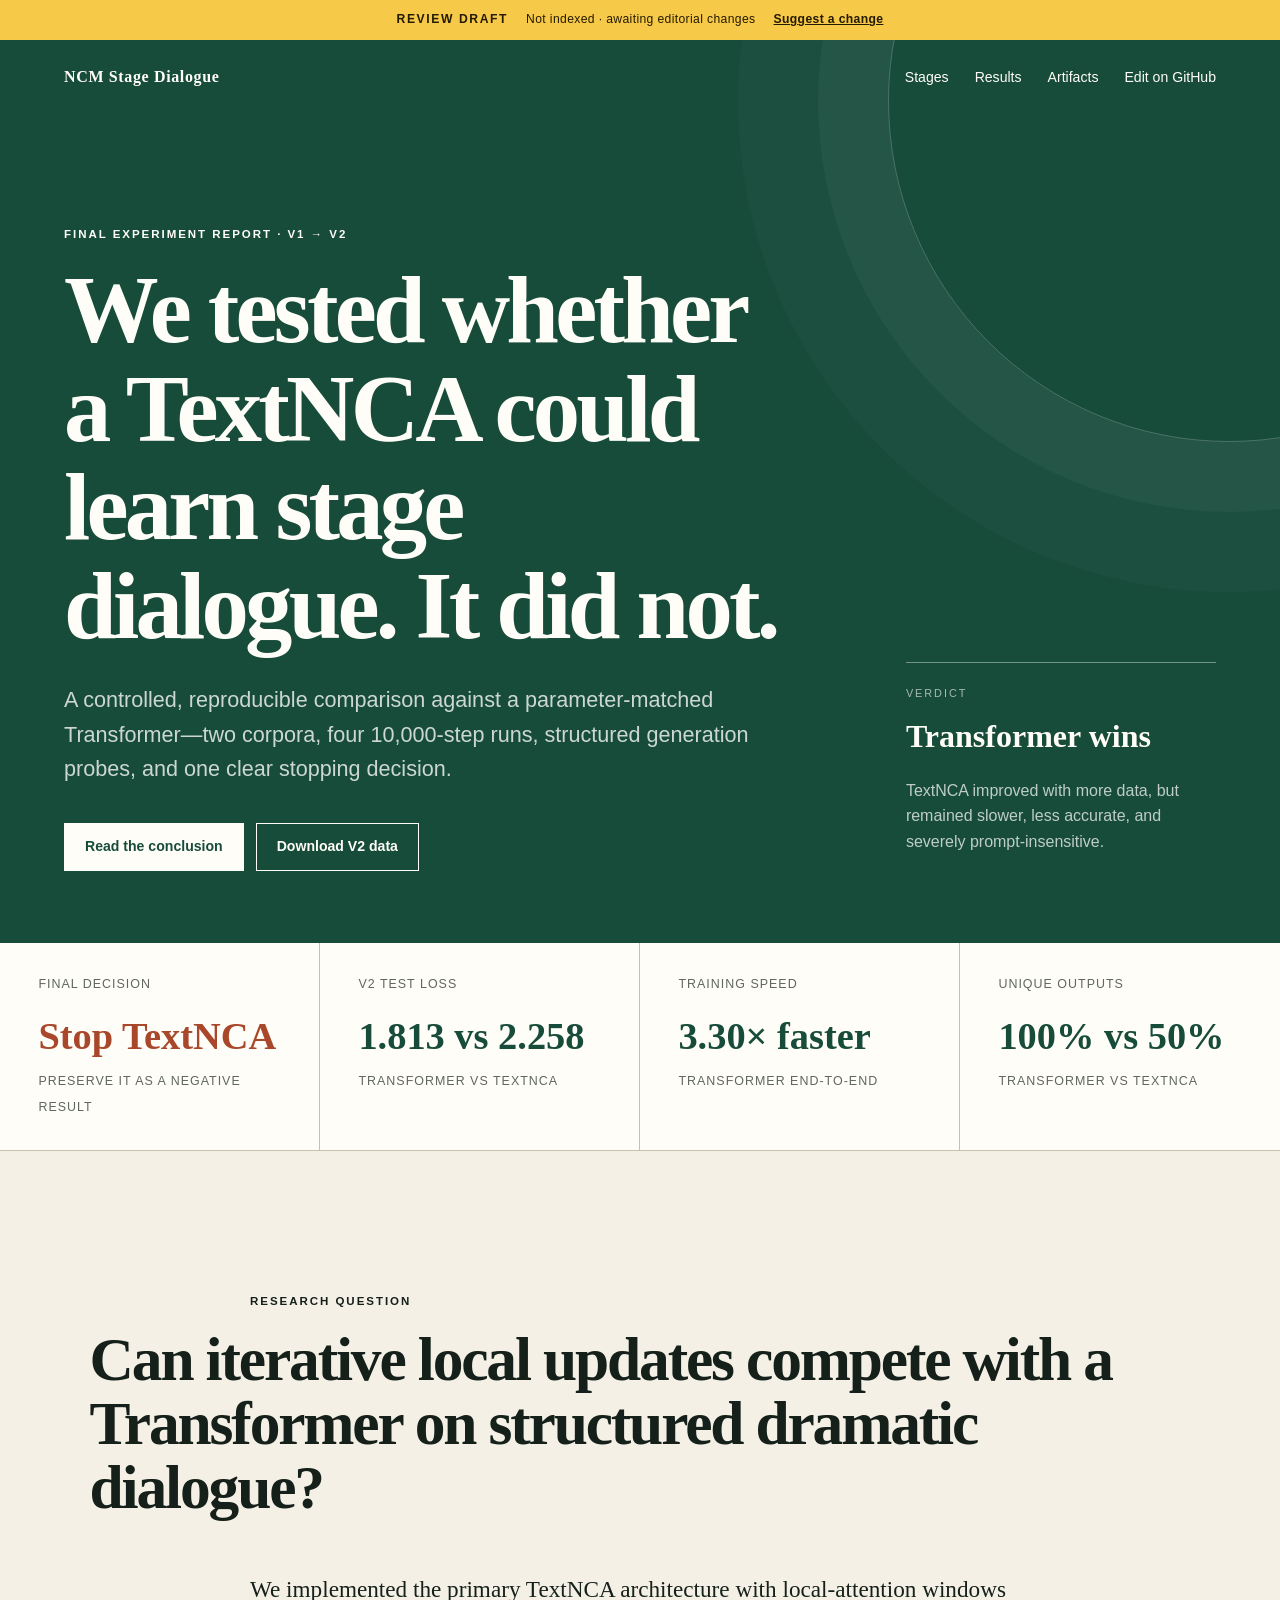
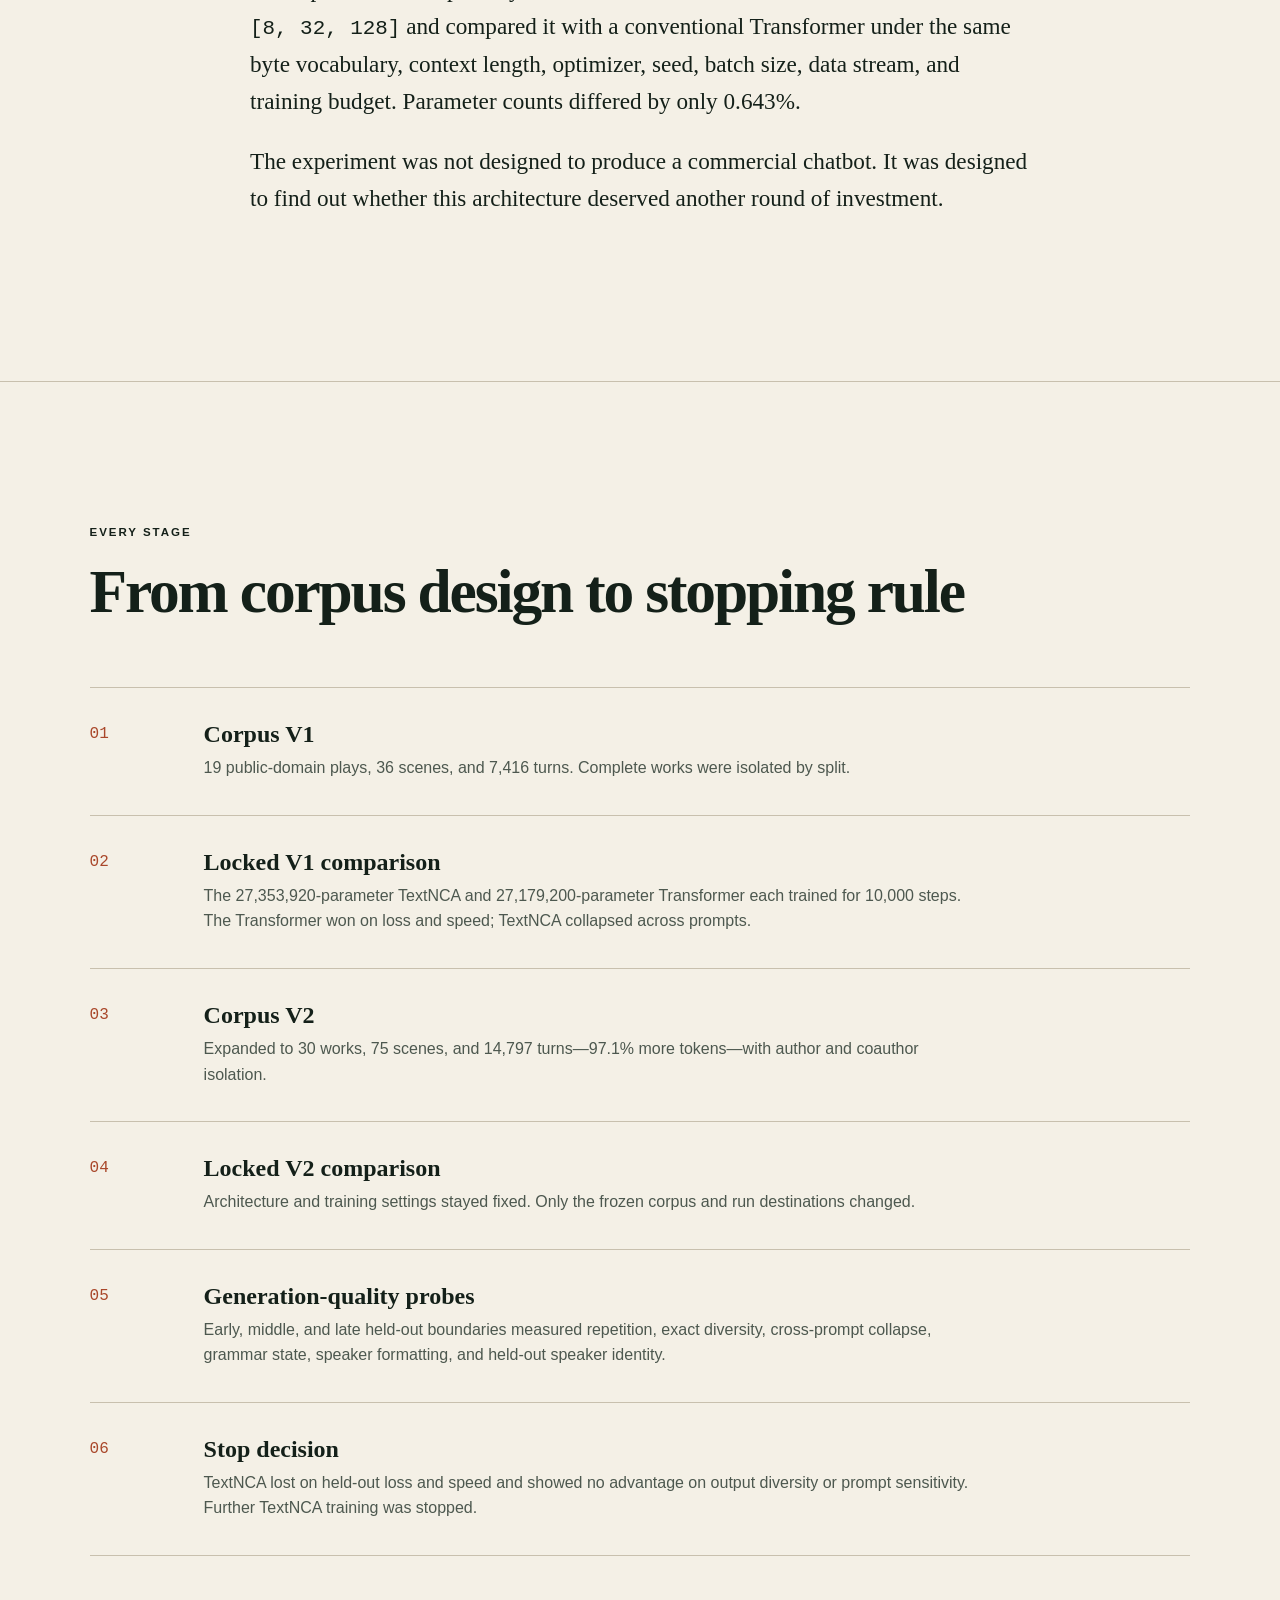
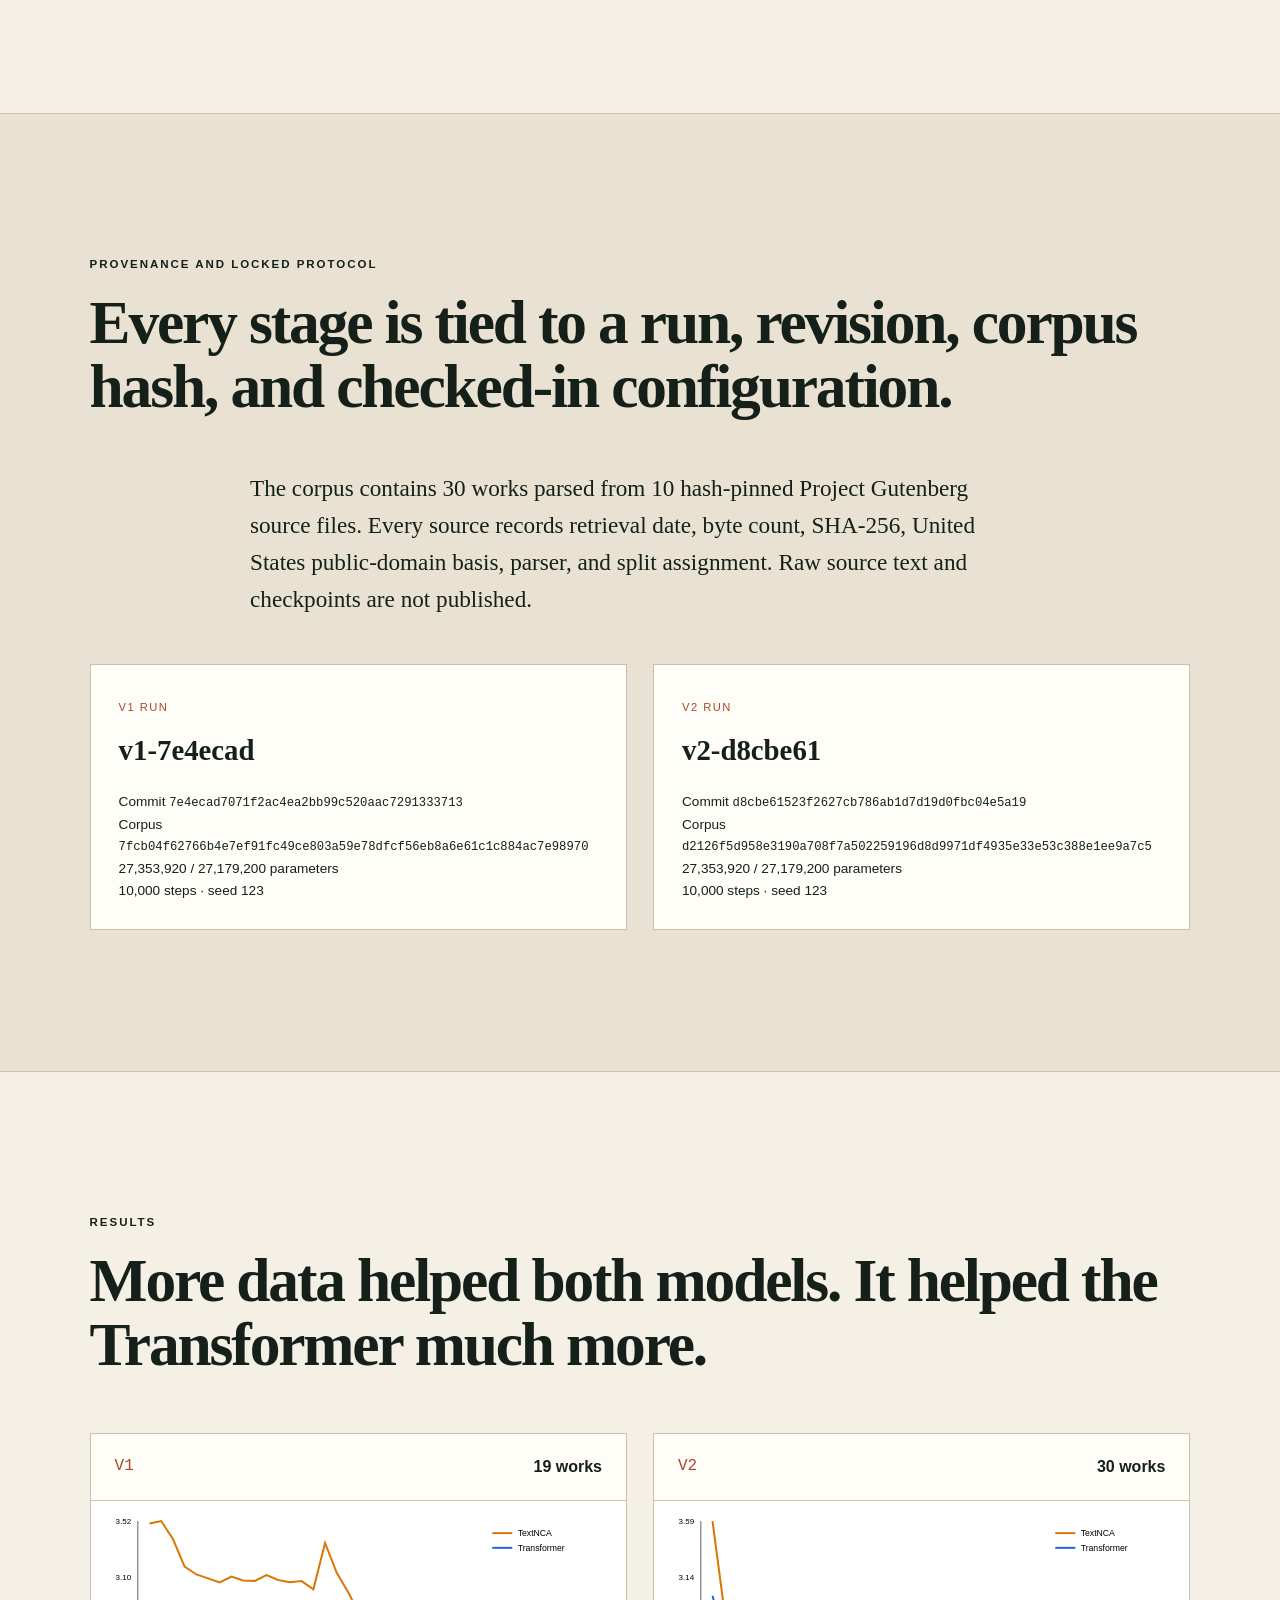
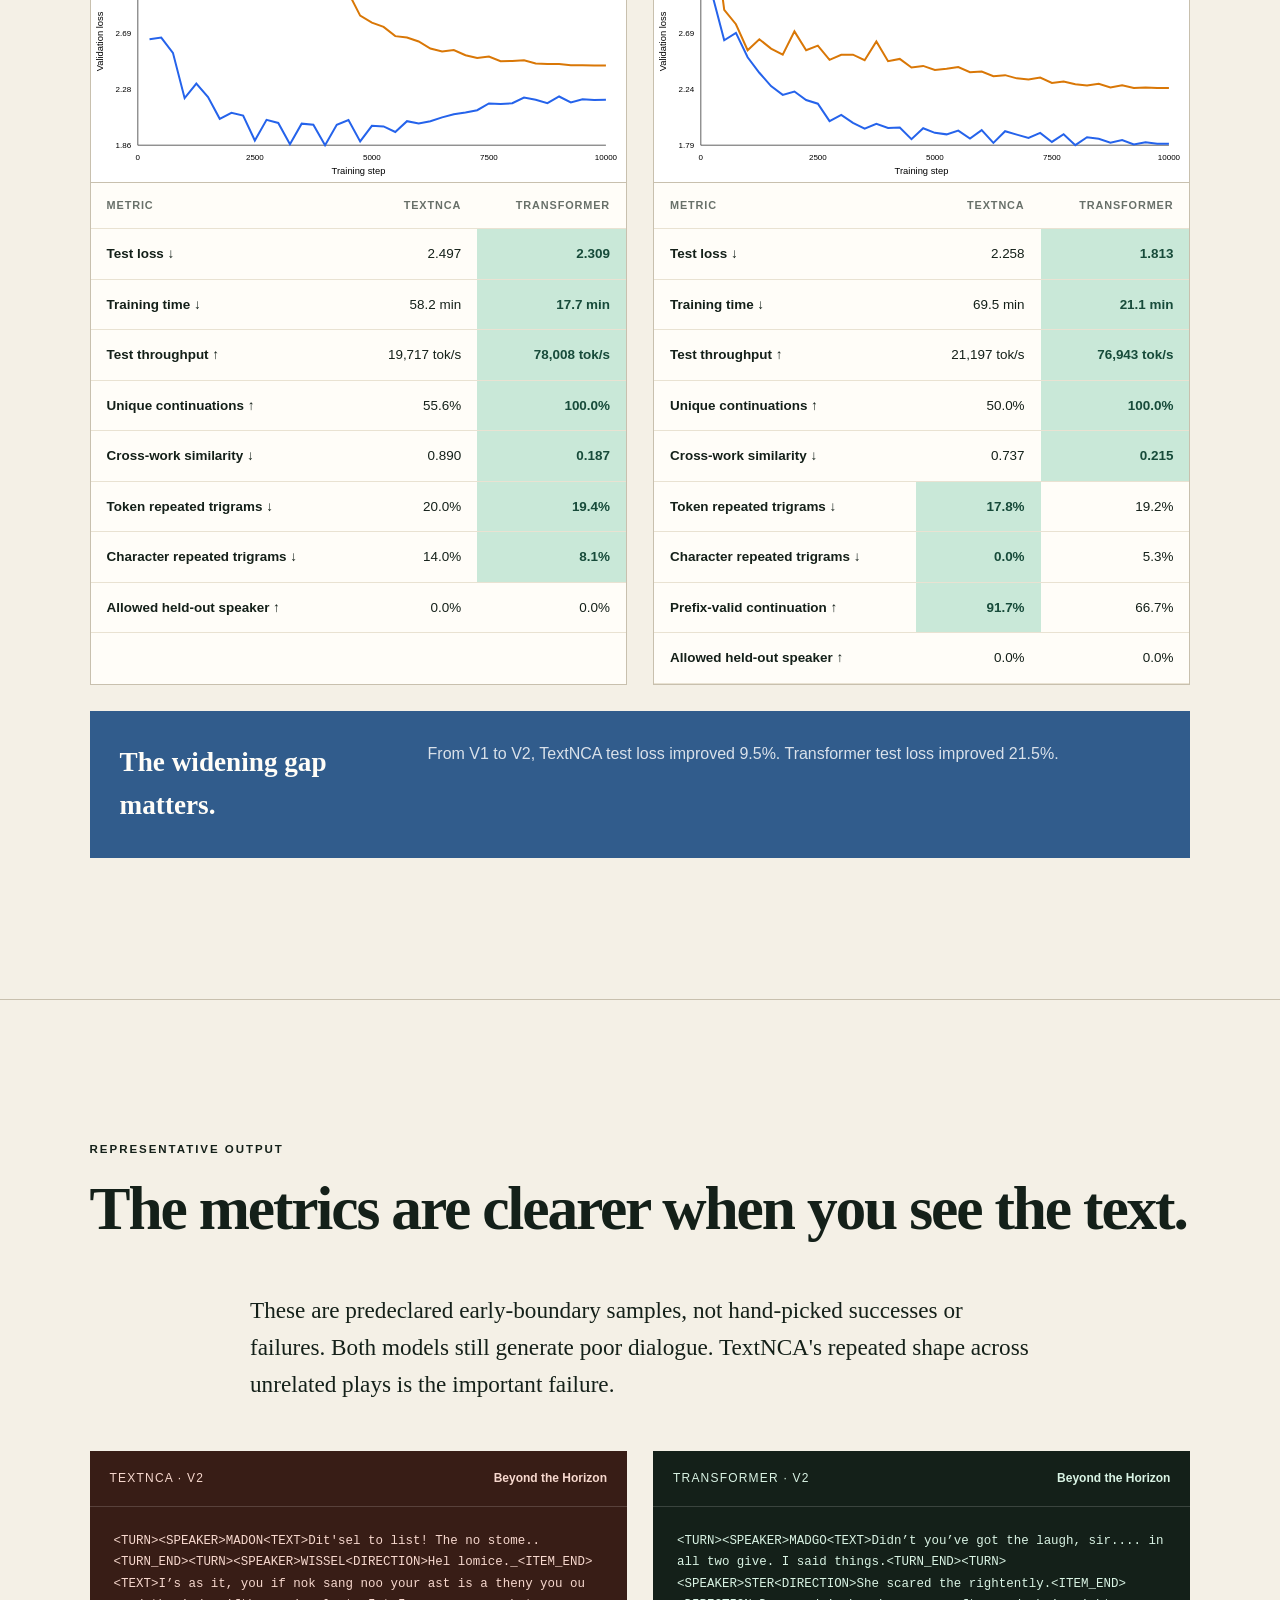
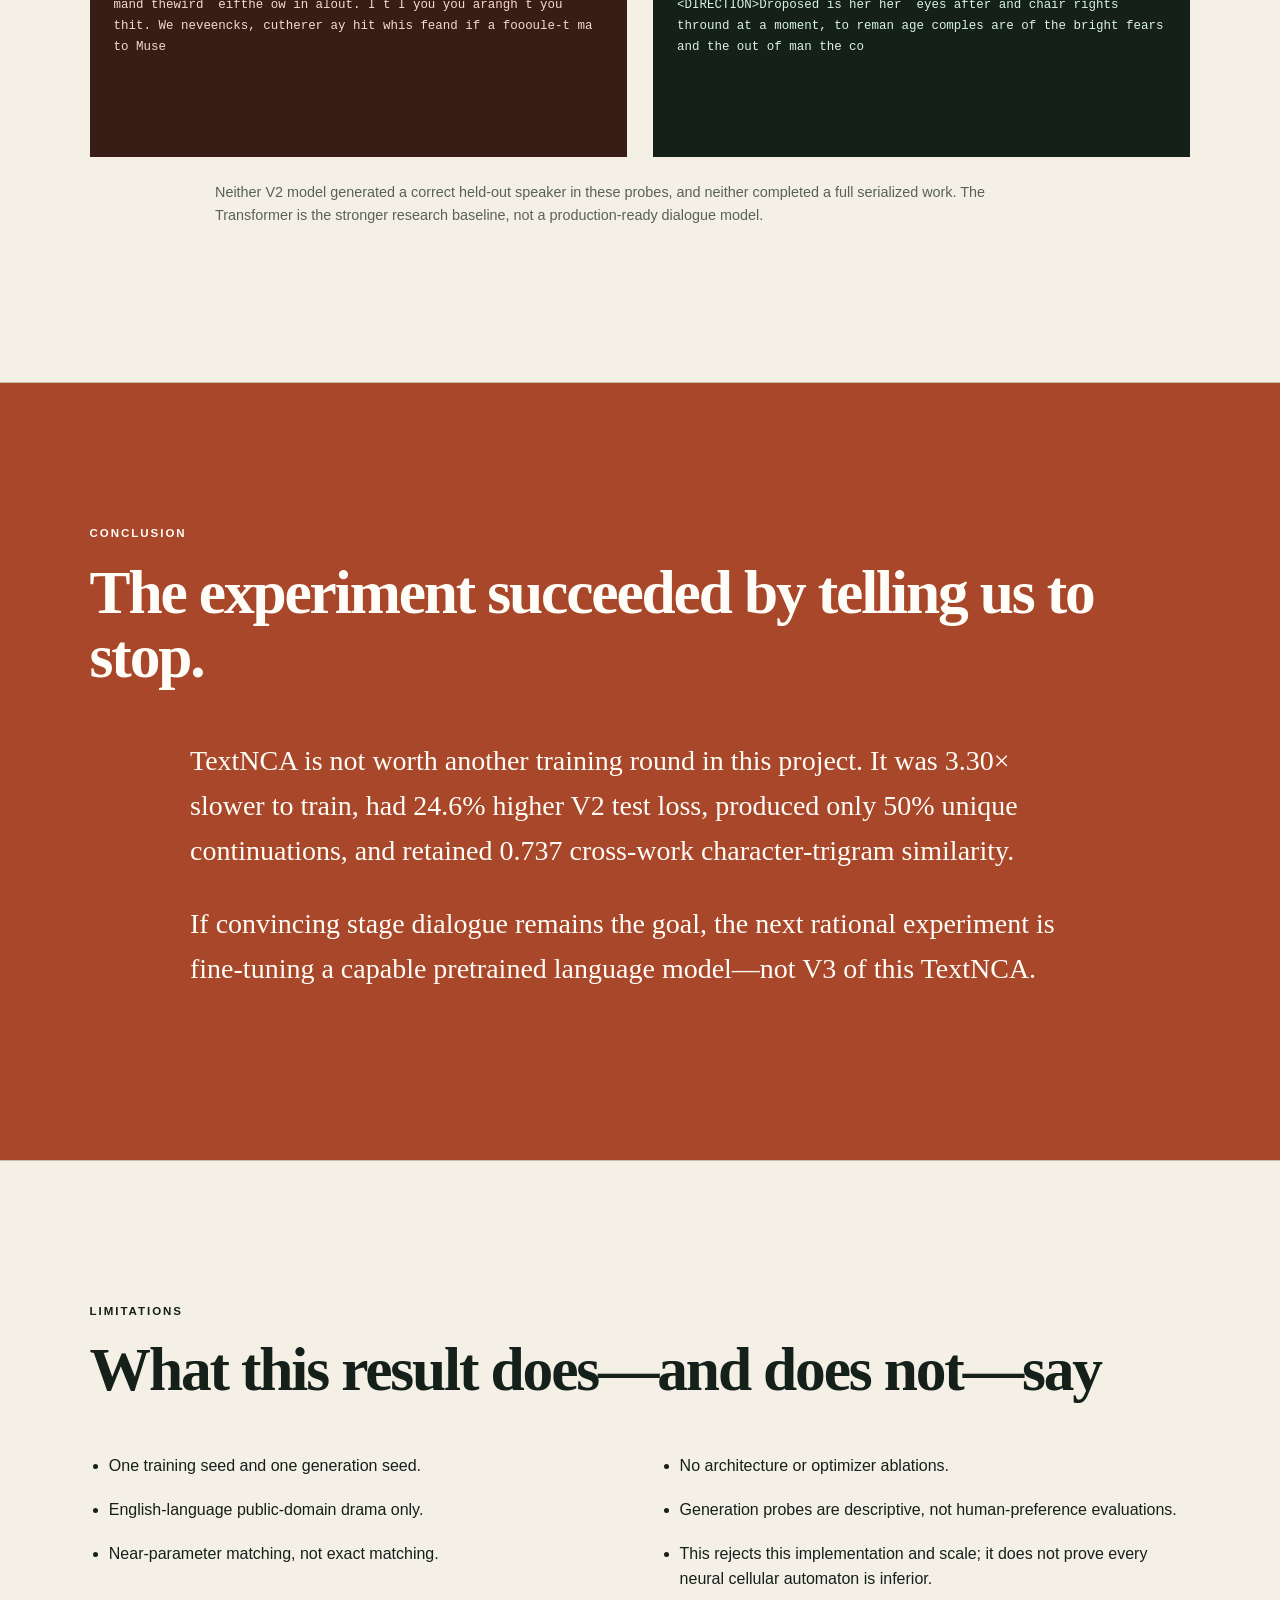
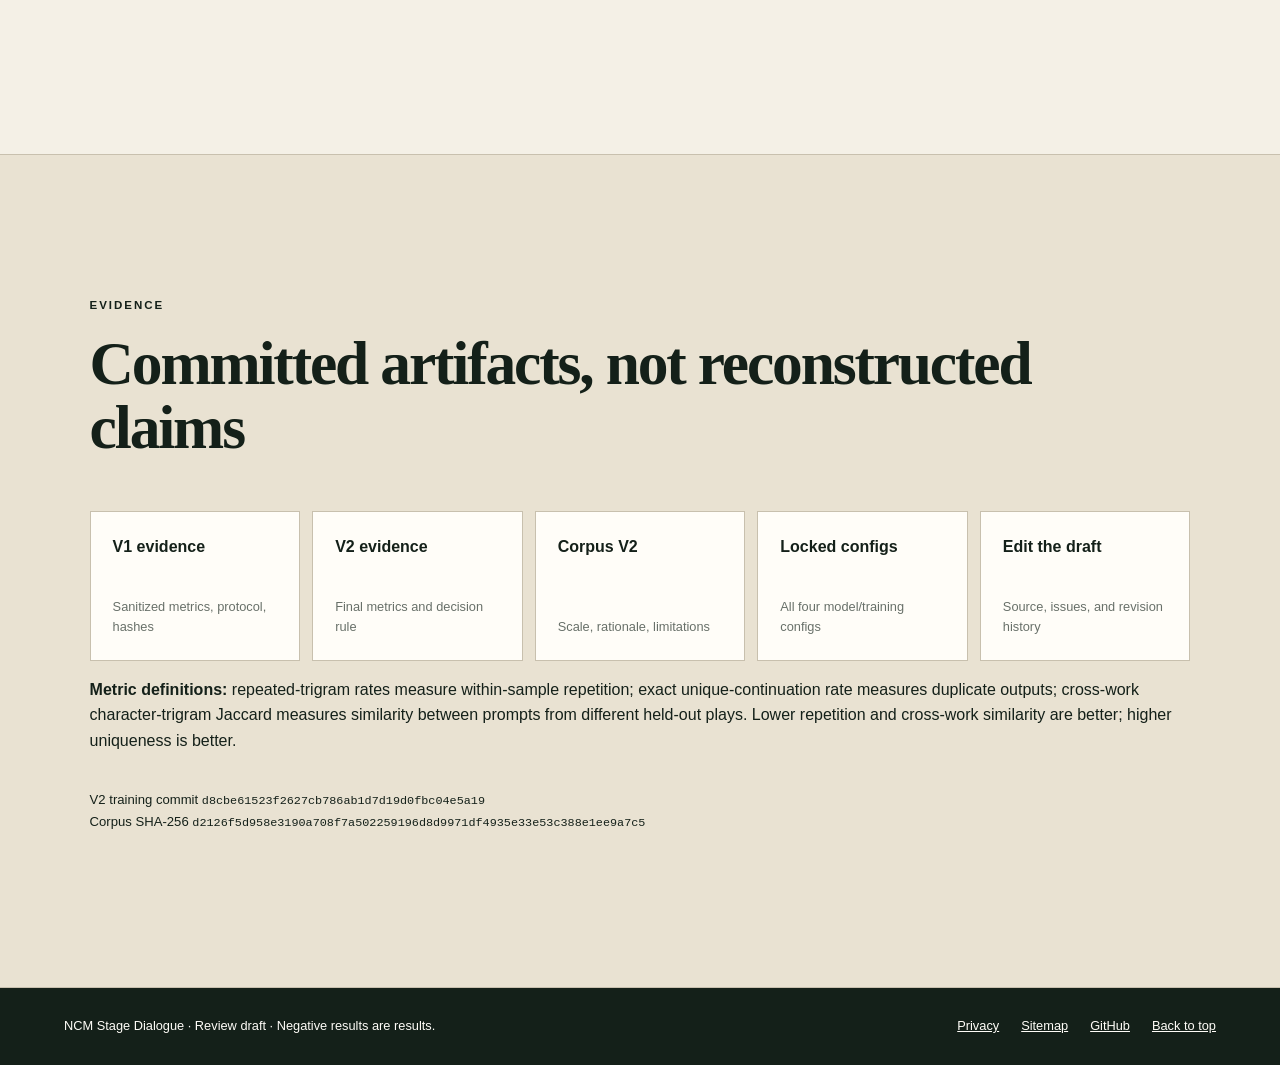
<file: docs/index.html>
<!doctype html>
<html lang="en">
<head>
  <meta charset="utf-8">
  <meta name="viewport" content="width=device-width, initial-scale=1">
  <title>NCM Stage Dialogue — Final TextNCA Experiment Results</title>
  <meta name="description" content="A controlled V1-to-V2 comparison of TextNCA and Transformer models on public-domain stage dialogue.">
  <meta name="robots" content="noindex,nofollow,noarchive">
  <link rel="canonical" href="https://eriksjaastad.github.io/ncm-stage-dialogue/">
  <link rel="stylesheet" href="assets/style.css">
</head>
<body>

<div class="draft-banner"><strong>Review draft</strong><span>Not indexed · awaiting editorial changes</span><a href="https://github.com/eriksjaastad/ncm-stage-dialogue/issues/new">Suggest a change</a></div>
<header class="hero" id="top">
  <nav><a class="wordmark" href="#top">NCM Stage Dialogue</a><div><a href="#stages">Stages</a><a href="#results">Results</a><a href="#artifacts">Artifacts</a><a href="https://github.com/eriksjaastad/ncm-stage-dialogue">Edit on GitHub</a></div></nav>
  <div class="hero__grid">
    <div>
      <p class="eyebrow">Final experiment report · V1 → V2</p>
      <h1>We tested whether a TextNCA could learn stage dialogue. It did not.</h1>
      <p class="lede">A controlled, reproducible comparison against a parameter-matched Transformer—two corpora, four 10,000-step runs, structured generation probes, and one clear stopping decision.</p>
      <div class="hero__actions"><a class="button" href="#conclusion">Read the conclusion</a><a class="button button--ghost" href="data/v2-evidence.json">Download V2 data</a></div>
    </div>
    <aside class="verdict"><span>Verdict</span><strong>Transformer wins</strong><p>TextNCA improved with more data, but remained slower, less accurate, and severely prompt-insensitive.</p></aside>
  </div>
</header>
<main>
  <section class="metric-grid" aria-label="Headline results"><article class="metric metric--bad"><p>Final decision</p><strong>Stop TextNCA</strong><span>Preserve it as a negative result</span></article><article class="metric metric--good"><p>V2 test loss</p><strong>1.813 vs 2.258</strong><span>Transformer vs TextNCA</span></article><article class="metric metric--good"><p>Training speed</p><strong>3.30× faster</strong><span>Transformer end-to-end</span></article><article class="metric metric--good"><p>Unique outputs</p><strong>100% vs 50%</strong><span>Transformer vs TextNCA</span></article></section>

  <section class="section prose" id="question">
    <p class="eyebrow">Research question</p>
    <h2>Can iterative local updates compete with a Transformer on structured dramatic dialogue?</h2>
    <p>We implemented the primary TextNCA architecture with local-attention windows <code>[8, 32, 128]</code> and compared it with a conventional Transformer under the same byte vocabulary, context length, optimizer, seed, batch size, data stream, and training budget. Parameter counts differed by only 0.643%.</p>
    <p>The experiment was not designed to produce a commercial chatbot. It was designed to find out whether this architecture deserved another round of investment.</p>
  </section>

  <section class="section" id="stages">
    <p class="eyebrow">Every stage</p><h2>From corpus design to stopping rule</h2>
    <ol class="timeline">
      <li><span>01</span><div><h3>Corpus V1</h3><p>19 public-domain plays, 36 scenes, and 7,416 turns. Complete works were isolated by split.</p></div></li>
      <li><span>02</span><div><h3>Locked V1 comparison</h3><p>The 27,353,920-parameter TextNCA and 27,179,200-parameter Transformer each trained for 10,000 steps. The Transformer won on loss and speed; TextNCA collapsed across prompts.</p></div></li>
      <li><span>03</span><div><h3>Corpus V2</h3><p>Expanded to 30 works, 75 scenes, and 14,797 turns—97.1% more tokens—with author and coauthor isolation.</p></div></li>
      <li><span>04</span><div><h3>Locked V2 comparison</h3><p>Architecture and training settings stayed fixed. Only the frozen corpus and run destinations changed.</p></div></li>
      <li><span>05</span><div><h3>Generation-quality probes</h3><p>Early, middle, and late held-out boundaries measured repetition, exact diversity, cross-prompt collapse, grammar state, speaker formatting, and held-out speaker identity.</p></div></li>
      <li><span>06</span><div><h3>Stop decision</h3><p>TextNCA lost on held-out loss and speed and showed no advantage on output diversity or prompt sensitivity. Further TextNCA training was stopped.</p></div></li>
    </ol>
  </section>

  <section class="section provenance" id="provenance">
    <p class="eyebrow">Provenance and locked protocol</p><h2>Every stage is tied to a run, revision, corpus hash, and checked-in configuration.</h2>
    <p class="section-intro">The corpus contains 30 works parsed from 10 hash-pinned Project Gutenberg source files. Every source records retrieval date, byte count, SHA-256, United States public-domain basis, parser, and split assignment. Raw source text and checkpoints are not published.</p>
    <div class="provenance-grid">
      <article><span>V1 run</span><strong>v1-7e4ecad</strong><p>Commit <code>7e4ecad7071f2ac4ea2bb99c520aac7291333713</code><br>Corpus <code>7fcb04f62766b4e7ef91fc49ce803a59e78dfcf56eb8a6e61c1c884ac7e98970</code><br>27,353,920 / 27,179,200 parameters<br>10,000 steps · seed 123</p></article>
      <article><span>V2 run</span><strong>v2-d8cbe61</strong><p>Commit <code>d8cbe61523f2627cb786ab1d7d19d0fbc04e5a19</code><br>Corpus <code>d2126f5d958e3190a708f7a502259196d8d9971df4935e33e53c388e1ee9a7c5</code><br>27,353,920 / 27,179,200 parameters<br>10,000 steps · seed 123</p></article>
    </div>
  </section>

  <section class="section" id="results">
    <p class="eyebrow">Results</p><h2>More data helped both models. It helped the Transformer much more.</h2>
    <div class="result-grid">
      <article class="panel"><div class="panel__head"><span>V1</span><strong>19 works</strong></div><img src="assets/v1-training-curves.svg" alt="V1 validation loss curves"><table><thead><tr><th>Metric</th><th>TextNCA</th><th>Transformer</th></tr></thead><tbody><tr><th>Test loss ↓</th><td class="">2.497</td><td class="winner">2.309</td></tr><tr><th>Training time ↓</th><td class="">58.2 min</td><td class="winner">17.7 min</td></tr><tr><th>Test throughput ↑</th><td class="">19,717 tok/s</td><td class="winner">78,008 tok/s</td></tr><tr><th>Unique continuations ↑</th><td class="">55.6%</td><td class="winner">100.0%</td></tr><tr><th>Cross-work similarity ↓</th><td class="">0.890</td><td class="winner">0.187</td></tr><tr><th>Token repeated trigrams ↓</th><td class="">20.0%</td><td class="winner">19.4%</td></tr><tr><th>Character repeated trigrams ↓</th><td class="">14.0%</td><td class="winner">8.1%</td></tr><tr><th>Allowed held-out speaker ↑</th><td class="">0.0%</td><td class="">0.0%</td></tr></tbody></table></article>
      <article class="panel"><div class="panel__head"><span>V2</span><strong>30 works</strong></div><img src="assets/v2-training-curves.svg" alt="V2 validation loss curves"><table><thead><tr><th>Metric</th><th>TextNCA</th><th>Transformer</th></tr></thead><tbody><tr><th>Test loss ↓</th><td class="">2.258</td><td class="winner">1.813</td></tr><tr><th>Training time ↓</th><td class="">69.5 min</td><td class="winner">21.1 min</td></tr><tr><th>Test throughput ↑</th><td class="">21,197 tok/s</td><td class="winner">76,943 tok/s</td></tr><tr><th>Unique continuations ↑</th><td class="">50.0%</td><td class="winner">100.0%</td></tr><tr><th>Cross-work similarity ↓</th><td class="">0.737</td><td class="winner">0.215</td></tr><tr><th>Token repeated trigrams ↓</th><td class="winner">17.8%</td><td class="">19.2%</td></tr><tr><th>Character repeated trigrams ↓</th><td class="winner">0.0%</td><td class="">5.3%</td></tr><tr><th>Prefix-valid continuation ↑</th><td class="winner">91.7%</td><td class="">66.7%</td></tr><tr><th>Allowed held-out speaker ↑</th><td class="">0.0%</td><td class="">0.0%</td></tr></tbody></table></article>
    </div>
    <div class="callout"><strong>The widening gap matters.</strong><p>From V1 to V2, TextNCA test loss improved 9.5%. Transformer test loss improved 21.5%.</p></div>
  </section>

  <section class="section" id="samples">
    <p class="eyebrow">Representative output</p><h2>The metrics are clearer when you see the text.</h2>
    <p class="section-intro">These are predeclared early-boundary samples, not hand-picked successes or failures. Both models still generate poor dialogue. TextNCA's repeated shape across unrelated plays is the important failure.</p>
    <div class="sample-grid">
      <article class="sample sample--bad"><div><span>TextNCA · V2</span><strong>Beyond the Horizon</strong></div><pre>&lt;TURN&gt;&lt;SPEAKER&gt;MADON&lt;TEXT&gt;Dit&#x27;sel to list! The no stome..&lt;TURN_END&gt;&lt;TURN&gt;&lt;SPEAKER&gt;WISSEL&lt;DIRECTION&gt;Hel lomice._&lt;ITEM_END&gt;&lt;TEXT&gt;I’s as it, you if nok sang noo your ast is a theny you ou mand thewird  eifthe ow in alout. I t I you you arangh t you thit. We neveencks, cutherer ay hit whis feand if a foooule-t ma to Muse</pre></article>
      <article class="sample"><div><span>Transformer · V2</span><strong>Beyond the Horizon</strong></div><pre>&lt;TURN&gt;&lt;SPEAKER&gt;MADGO&lt;TEXT&gt;Didn’t you’ve got the laugh, sir.... in all two give. I said things.&lt;TURN_END&gt;&lt;TURN&gt;&lt;SPEAKER&gt;STER&lt;DIRECTION&gt;She scared the rightently.&lt;ITEM_END&gt;&lt;DIRECTION&gt;Droposed is her her  eyes after and chair rights thround at a moment, to reman age comples are of the bright fears and the out of man the co</pre></article>
    </div>
    <p class="fineprint">Neither V2 model generated a correct held-out speaker in these probes, and neither completed a full serialized work. The Transformer is the stronger research baseline, not a production-ready dialogue model.</p>
  </section>

  <section class="section conclusion" id="conclusion">
    <p class="eyebrow">Conclusion</p><h2>The experiment succeeded by telling us to stop.</h2>
    <p>TextNCA is not worth another training round in this project. It was 3.30× slower to train, had 24.6% higher V2 test loss, produced only 50% unique continuations, and retained 0.737 cross-work character-trigram similarity.</p>
    <p>If convincing stage dialogue remains the goal, the next rational experiment is fine-tuning a capable pretrained language model—not V3 of this TextNCA.</p>
  </section>

  <section class="section" id="limitations">
    <p class="eyebrow">Limitations</p><h2>What this result does—and does not—say</h2>
    <ul class="limitations"><li>One training seed and one generation seed.</li><li>English-language public-domain drama only.</li><li>Near-parameter matching, not exact matching.</li><li>No architecture or optimizer ablations.</li><li>Generation probes are descriptive, not human-preference evaluations.</li><li>This rejects this implementation and scale; it does not prove every neural cellular automaton is inferior.</li></ul>
  </section>

  <section class="section artifacts" id="artifacts">
    <p class="eyebrow">Evidence</p><h2>Committed artifacts, not reconstructed claims</h2>
    <div class="artifact-grid"><a href="data/v1-evidence.json"><strong>V1 evidence</strong><span>Sanitized metrics, protocol, hashes</span></a><a href="data/v2-evidence.json"><strong>V2 evidence</strong><span>Final metrics and decision rule</span></a><a href="data/corpus-v2-evidence.json"><strong>Corpus V2</strong><span>Scale, rationale, limitations</span></a><a href="data/experiment-configs.json"><strong>Locked configs</strong><span>All four model/training configs</span></a><a href="https://github.com/eriksjaastad/ncm-stage-dialogue"><strong>Edit the draft</strong><span>Source, issues, and revision history</span></a></div>
    <p class="metric-definition"><strong>Metric definitions:</strong> repeated-trigram rates measure within-sample repetition; exact unique-continuation rate measures duplicate outputs; cross-work character-trigram Jaccard measures similarity between prompts from different held-out plays. Lower repetition and cross-work similarity are better; higher uniqueness is better.</p>
    <p class="hashes">V2 training commit <code>d8cbe61523f2627cb786ab1d7d19d0fbc04e5a19</code><br>Corpus SHA-256 <code>d2126f5d958e3190a708f7a502259196d8d9971df4935e33e53c388e1ee9a7c5</code></p>
  </section>
</main>
<footer><p>NCM Stage Dialogue · Review draft · Negative results are results.</p><div><a href="privacy.html">Privacy</a><a href="sitemap.xml">Sitemap</a><a href="https://github.com/eriksjaastad/ncm-stage-dialogue">GitHub</a><a href="#top">Back to top</a></div></footer>

</body>
</html>
</file>
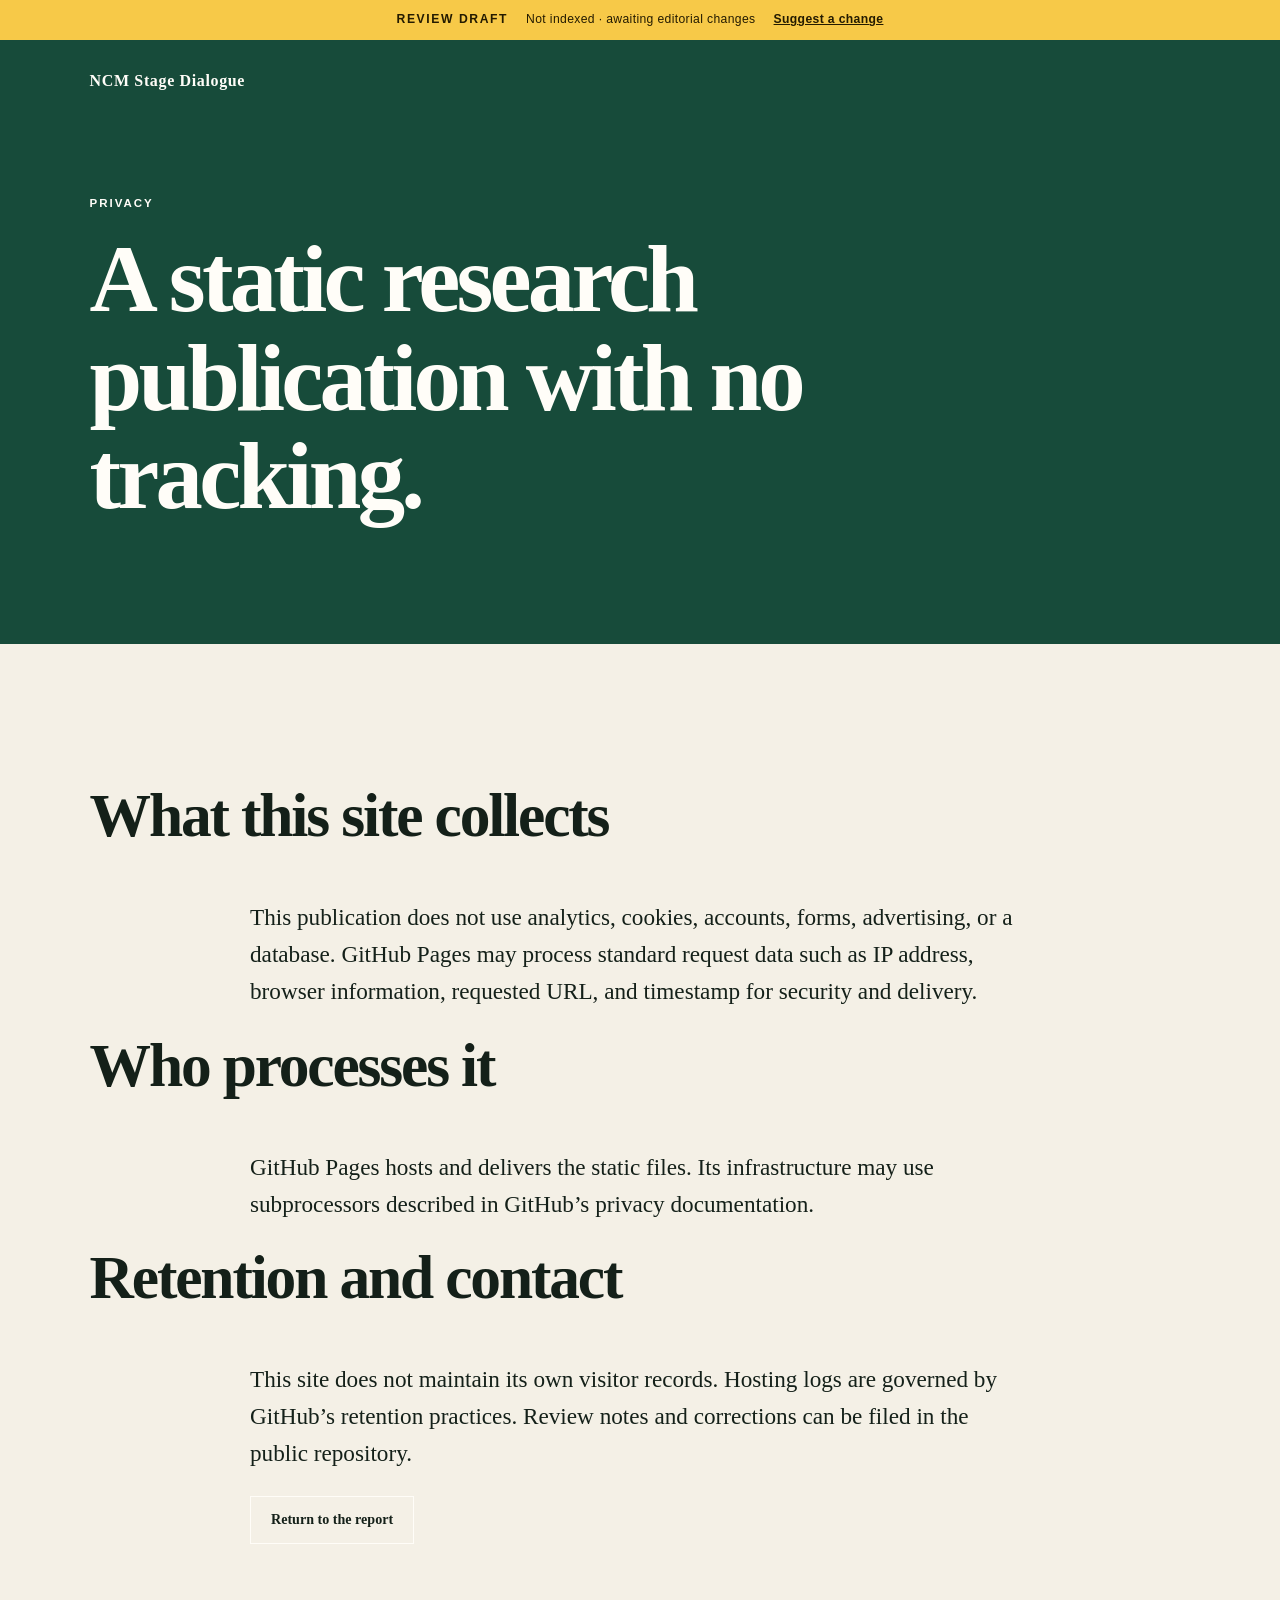
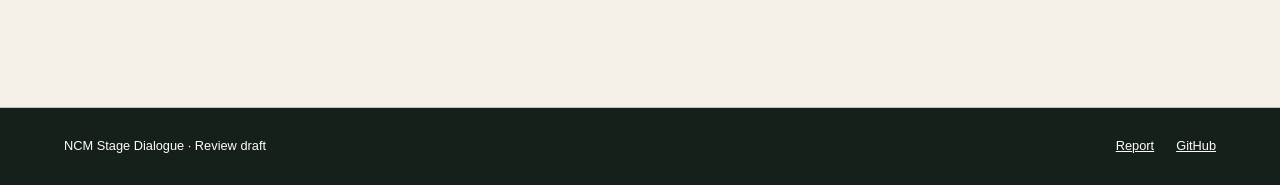
<file: docs/privacy.html>
<!doctype html>
<html lang="en">
<head>
  <meta charset="utf-8">
  <meta name="viewport" content="width=device-width, initial-scale=1">
  <title>Privacy — NCM Stage Dialogue</title>
  <meta name="description" content="Privacy details for the static NCM Stage Dialogue research publication.">
  <meta name="robots" content="noindex,nofollow,noarchive">
  <link rel="canonical" href="https://eriksjaastad.github.io/ncm-stage-dialogue/privacy.html">
  <link rel="stylesheet" href="assets/style.css">
</head>
<body>

<div class="draft-banner"><strong>Review draft</strong><span>Not indexed · awaiting editorial changes</span><a href="https://github.com/eriksjaastad/ncm-stage-dialogue/issues/new">Suggest a change</a></div>
<header class="subhero"><nav><a class="wordmark" href="index.html">NCM Stage Dialogue</a></nav><p class="eyebrow">Privacy</p><h1>A static research publication with no tracking.</h1></header>
<main><section class="section prose"><h2>What this site collects</h2><p>This publication does not use analytics, cookies, accounts, forms, advertising, or a database. GitHub Pages may process standard request data such as IP address, browser information, requested URL, and timestamp for security and delivery.</p><h2>Who processes it</h2><p>GitHub Pages hosts and delivers the static files. Its infrastructure may use subprocessors described in GitHub’s privacy documentation.</p><h2>Retention and contact</h2><p>This site does not maintain its own visitor records. Hosting logs are governed by GitHub’s retention practices. Review notes and corrections can be filed in the public repository.</p><p><a class="button button--ghost" href="index.html">Return to the report</a></p></section></main>
<footer><p>NCM Stage Dialogue · Review draft</p><div><a href="index.html">Report</a><a href="https://github.com/eriksjaastad/ncm-stage-dialogue">GitHub</a></div></footer>

</body>
</html>
</file>
<file: docs/assets/style.css>
:root {
  --ink: #142019;
  --paper: #f4f0e6;
  --paper-2: #e9e2d2;
  --line: #c8c0ae;
  --forest: #174b3a;
  --mint: #c9e8d8;
  --rust: #a9472a;
  --blue: #315c8c;
  --white: #fffdf8;
  --mono: "SFMono-Regular", Consolas, "Liberation Mono", monospace;
  --serif: Iowan Old Style, Palatino Linotype, Book Antiqua, Palatino, Georgia, serif;
  --sans: Inter, ui-sans-serif, -apple-system, BlinkMacSystemFont, "Segoe UI", sans-serif;
}

* { box-sizing: border-box; }
html { scroll-behavior: smooth; }
body { margin: 0; color: var(--ink); background: var(--paper); font-family: var(--sans); line-height: 1.6; }
a { color: inherit; }
code { font-family: var(--mono); font-size: .9em; overflow-wrap: anywhere; }
.draft-banner { min-height: 40px; padding: 8px clamp(20px, 5vw, 72px); display: flex; align-items: center; justify-content: center; gap: 18px; background: #f7c948; color: #241b00; font-size: .76rem; letter-spacing: .03em; }
.draft-banner strong { text-transform: uppercase; letter-spacing: .13em; }
.draft-banner a { font-weight: 800; }

.hero { min-height: 82vh; padding: 24px clamp(24px, 5vw, 72px) 72px; color: var(--white); background: var(--forest); position: relative; overflow: hidden; }
.hero::after { content: ""; position: absolute; width: 680px; height: 680px; right: -290px; top: -280px; border: 1px solid rgba(255,255,255,.22); border-radius: 50%; box-shadow: 0 0 0 70px rgba(255,255,255,.035), 0 0 0 150px rgba(255,255,255,.025); }
nav { display: flex; justify-content: space-between; align-items: center; gap: 24px; position: relative; z-index: 2; }
nav div { display: flex; gap: 26px; }
nav a { text-decoration: none; font-size: .88rem; }
.wordmark { font-family: var(--serif); font-weight: 700; font-size: 1rem; letter-spacing: .04em; }
.hero__grid { position: relative; z-index: 1; display: grid; grid-template-columns: minmax(0, 1.55fr) minmax(260px, .65fr); gap: clamp(48px, 8vw, 120px); align-items: end; max-width: 1280px; margin: clamp(90px, 15vh, 160px) auto 0; }
.eyebrow { text-transform: uppercase; letter-spacing: .17em; font-size: .72rem; font-weight: 800; margin: 0 0 18px; }
h1, h2, h3 { font-family: var(--serif); line-height: 1.04; margin-top: 0; }
h1 { font-size: clamp(3.1rem, 7.4vw, 7rem); max-width: 980px; margin-bottom: 28px; letter-spacing: -.04em; }
h2 { font-size: clamp(2.15rem, 4.8vw, 4.6rem); letter-spacing: -.035em; max-width: 930px; }
h3 { font-size: 1.5rem; }
.lede { max-width: 780px; color: rgba(255,255,255,.78); font-size: clamp(1.05rem, 1.8vw, 1.35rem); }
.hero__actions { display: flex; gap: 12px; flex-wrap: wrap; margin-top: 36px; }
.button { display: inline-flex; align-items: center; justify-content: center; min-height: 48px; padding: 0 20px; border: 1px solid var(--white); background: var(--white); color: var(--forest); text-decoration: none; font-weight: 750; font-size: .88rem; }
.button--ghost { background: transparent; color: inherit; }
.verdict { border-top: 1px solid rgba(255,255,255,.4); padding-top: 22px; }
.verdict span { display: block; text-transform: uppercase; letter-spacing: .18em; font-size: .68rem; opacity: .62; }
.verdict strong { display: block; font-family: var(--serif); font-size: 2rem; margin: 8px 0 12px; }
.verdict p { color: rgba(255,255,255,.72); }

main { overflow: hidden; }
.metric-grid { display: grid; grid-template-columns: repeat(4, 1fr); border-bottom: 1px solid var(--line); }
.metric { padding: 32px clamp(20px, 3vw, 44px); min-height: 190px; border-right: 1px solid var(--line); background: var(--white); }
.metric:last-child { border-right: 0; }
.metric p, .metric span { margin: 0; color: #5f675f; font-size: .78rem; text-transform: uppercase; letter-spacing: .08em; }
.metric strong { display: block; margin: 22px 0 12px; font-family: var(--serif); font-size: clamp(1.8rem, 3vw, 3.1rem); line-height: 1; }
.metric--bad strong { color: var(--rust); }
.metric--good strong { color: var(--forest); }

.section { padding: clamp(76px, 11vw, 150px) clamp(24px, 7vw, 110px); border-bottom: 1px solid var(--line); }
.section > * { max-width: 1280px; margin-left: auto; margin-right: auto; }
.prose p:not(.eyebrow), .section-intro { max-width: 780px; margin-left: auto; margin-right: auto; font-family: var(--serif); font-size: clamp(1.15rem, 2vw, 1.45rem); }
.prose h2 { margin-left: auto; margin-right: auto; }
.prose .eyebrow { max-width: 780px; }
.timeline { list-style: none; padding: 0; margin-top: 64px; border-top: 1px solid var(--line); }
.timeline li { display: grid; grid-template-columns: 90px 1fr; gap: 24px; padding: 34px 0; border-bottom: 1px solid var(--line); }
.timeline li > span { font-family: var(--mono); color: var(--rust); }
.timeline h3 { margin-bottom: 8px; }
.timeline p { max-width: 780px; margin: 0; color: #4d584f; }
.provenance { background: var(--paper-2); }
.provenance-grid { display: grid; grid-template-columns: 1fr 1fr; gap: 26px; margin-top: 46px; }
.provenance-grid article { padding: 28px; background: var(--white); border: 1px solid var(--line); }
.provenance-grid span { text-transform: uppercase; letter-spacing: .13em; font-size: .7rem; color: var(--rust); }
.provenance-grid strong { display: block; margin: 8px 0 18px; font-family: var(--serif); font-size: 1.8rem; }
.provenance-grid p { margin: 0; font-size: .85rem; }

.result-grid { display: grid; grid-template-columns: 1fr 1fr; gap: 26px; margin-top: 56px; }
.panel { background: var(--white); border: 1px solid var(--line); }
.panel__head { display: flex; justify-content: space-between; padding: 20px 24px; border-bottom: 1px solid var(--line); }
.panel__head span { font-family: var(--mono); color: var(--rust); }
.panel img { width: 100%; height: auto; display: block; background: white; border-bottom: 1px solid var(--line); }
table { width: 100%; border-collapse: collapse; font-size: .84rem; }
th, td { padding: 14px 16px; text-align: right; border-bottom: 1px solid var(--paper-2); }
th:first-child { text-align: left; }
thead th { font-size: .68rem; text-transform: uppercase; letter-spacing: .08em; color: #687069; }
.winner { background: var(--mint); color: var(--forest); font-weight: 800; }
.callout { margin-top: 26px; padding: 30px; background: var(--blue); color: var(--white); display: grid; grid-template-columns: .55fr 1.45fr; gap: 30px; }
.callout strong { font-family: var(--serif); font-size: 1.7rem; }
.callout p { margin: 0; color: rgba(255,255,255,.82); }

.sample-grid { display: grid; grid-template-columns: 1fr 1fr; gap: 26px; margin-top: 48px; }
.sample { background: var(--ink); color: #d9f3e4; min-width: 0; }
.sample--bad { background: #381d16; color: #f7d8ce; }
.sample > div { display: flex; justify-content: space-between; gap: 20px; padding: 18px 20px; border-bottom: 1px solid rgba(255,255,255,.16); font-size: .75rem; }
.sample span { text-transform: uppercase; letter-spacing: .1em; }
.sample pre { margin: 0; padding: 24px; min-height: 250px; white-space: pre-wrap; overflow-wrap: anywhere; font: .78rem/1.7 var(--mono); }
.fineprint { max-width: 850px; margin-top: 24px; color: #596159; font-size: .9rem; }

.conclusion { background: var(--rust); color: var(--white); }
.conclusion p:not(.eyebrow) { max-width: 900px; margin-left: auto; margin-right: auto; font-family: var(--serif); font-size: clamp(1.25rem, 2.3vw, 1.75rem); }
.limitations { padding-left: 1.2rem; columns: 2; column-gap: 60px; }
.limitations li { margin-bottom: 18px; break-inside: avoid; }
.artifacts { background: var(--paper-2); }
.artifact-grid { display: grid; grid-template-columns: repeat(5, 1fr); gap: 12px; margin-top: 46px; }
.artifact-grid a { padding: 22px; min-height: 150px; background: var(--white); border: 1px solid var(--line); text-decoration: none; display: flex; flex-direction: column; justify-content: space-between; }
.artifact-grid a:hover { border-color: var(--forest); }
.artifact-grid span { color: #687069; font-size: .8rem; }
.hashes { margin-top: 36px; font-size: .82rem; }

.subhero { padding: 28px clamp(24px, 7vw, 110px) 90px; background: var(--forest); color: var(--white); }
.subhero .eyebrow { margin-top: 100px; }
.subhero h1 { max-width: 900px; }
footer { padding: 28px clamp(24px, 5vw, 72px); display: flex; justify-content: space-between; gap: 24px; background: var(--ink); color: var(--white); font-size: .8rem; }
footer p { margin: 0; }
footer div { display: flex; gap: 22px; }

@media (max-width: 900px) {
  .hero__grid, .result-grid, .sample-grid, .provenance-grid { grid-template-columns: 1fr; }
  .hero { min-height: auto; }
  .metric-grid { grid-template-columns: 1fr 1fr; }
  .metric:nth-child(2) { border-right: 0; }
  .metric:nth-child(-n+2) { border-bottom: 1px solid var(--line); }
  .artifact-grid { grid-template-columns: 1fr 1fr; }
  .callout { grid-template-columns: 1fr; }
}

@media (max-width: 560px) {
  nav div { display: none; }
  h1 { font-size: 3rem; }
  .metric-grid, .artifact-grid { grid-template-columns: 1fr; }
  .metric { border-right: 0; border-bottom: 1px solid var(--line); }
  .timeline li { grid-template-columns: 45px 1fr; }
  .limitations { columns: 1; }
  .draft-banner { align-items: flex-start; flex-direction: column; gap: 2px; }
  footer { flex-direction: column; }
}
</file>
